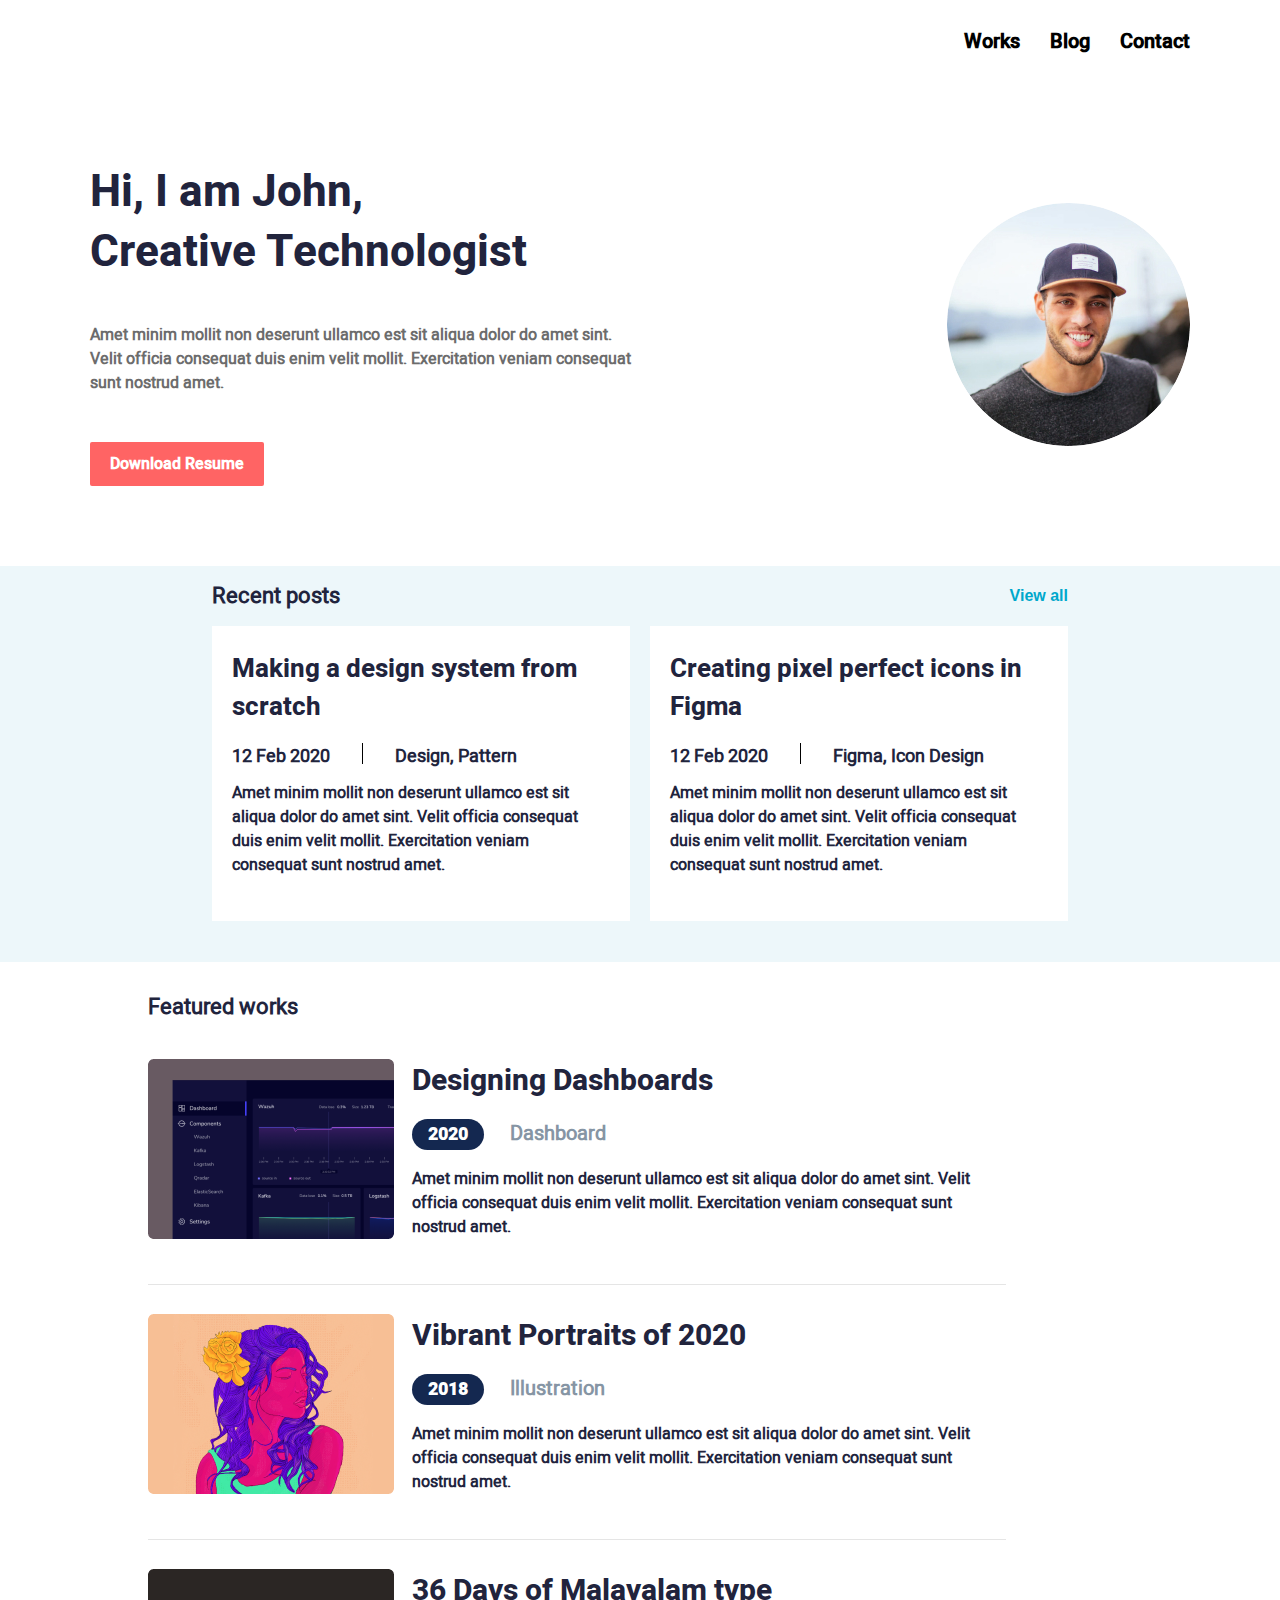
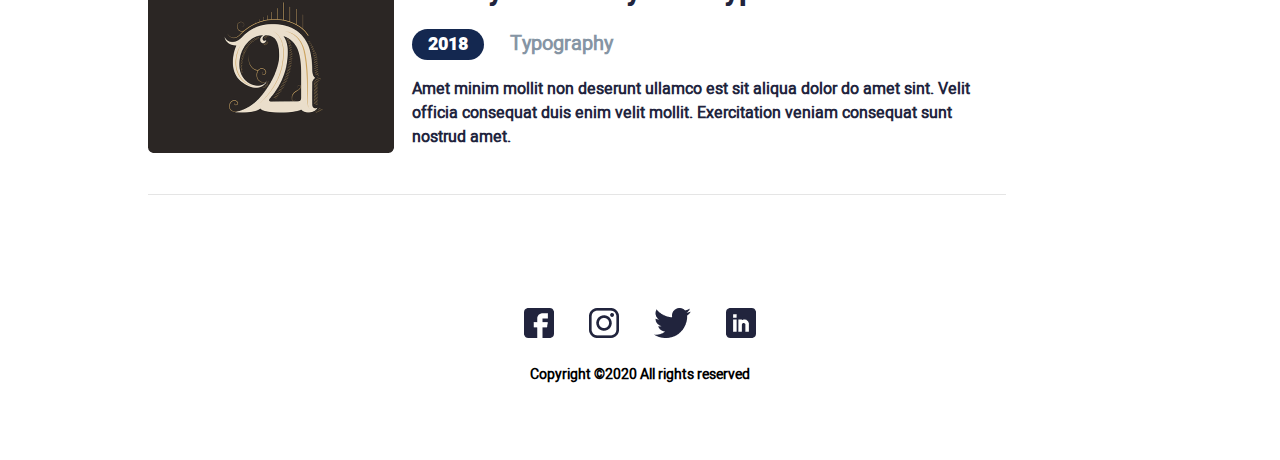
<file: index.html>
<!DOCTYPE html>
<html lang="en">
<head>
    <meta charset="UTF-8">
<meta name="viewport" content="width=device-width, initial-scale=1.0">
    <link rel="stylesheet" href="styles/index.css?v=2">
    <title>Document</title>
</head>
<body>
    <div class="wrapper">
        <header class="header">
            <div class="header-container">
                <nav class="header-nav" id="nav-menu">
                    <ul class="header-items">
                        <li class="header-item"><a href="works.html">Works</a></li>
                        <li class="header-item"><a href="blog.html">Blog</a></li>
                        <li class="header-item"><a href="">Contact</a></li>
                    </ul>
                </nav>
                
              <button class="header__burger_btn" id="burger-btn">
                <span>

                </span>
                <span>

                </span>
                <span>

                </span>
              </button>
            </div>
        </header>

        <main class="hero">
  <div class="hero-container">
    <div class="hero-text">
      <h1 class="hero-title">Hi, I am John,<br>Creative Technologist</h1>
      <p class="hero-subtitle">
        Amet minim mollit non deserunt ullamco est sit aliqua dolor do amet sint.
        Velit officia consequat duis enim velit mollit. Exercitation veniam consequat sunt nostrud amet.
      </p>
      <a href="#" class="hero-button">Download Resume</a>
    </div>
    <div class="hero-avatar">
      <img src="img/Ellipse 1.jpg" alt="John avatar" class="hero-image">
    </div>
  </div>
</main>

<section class="recent">
  <div class="recent__container">
    <div class="recent__header">
      <h2 class="recent__header_title">
        Recent posts
      </h2>
      <a href="" class="recent__header_link">
        View all
      </a>
    </div>
    <div class="recent__posts">
      <article class="post">
        <h1 class="post__title">
          Making a design system from scratch
        </h1>
        <div class="post__data">
          <span>12 Feb 2020</span>
          <div class="line"></div>
          <span>Design, Pattern</span>
        </div>
        <div class="post__description">
          Amet minim mollit non deserunt ullamco est sit aliqua dolor do amet sint. Velit officia consequat duis enim velit mollit. Exercitation veniam consequat sunt nostrud amet.
        </div>
      </article>
<article class="post">
        <h1 class="post__title">
          Creating pixel perfect icons in Figma
        </h1>
        <div class="post__data">
          <span>12 Feb 2020</span>
          <div class="line"></div>
          <span>Figma, Icon Design</span>
        </div>
        <div class="post__description">
          Amet minim mollit non deserunt ullamco est sit aliqua dolor do amet sint. Velit officia consequat duis enim velit mollit. Exercitation veniam consequat sunt nostrud amet.
        </div>
      </article>
    </div>

    
  </div>
</section>
<section class="featuredWorks">
      <h1 class="featuredWorks__title">
        Featured works
      </h1>
      <div class="featuredWorks__works">
        <article class="work">
          <div class="work__img">
            <img src="img/Rectangle 30.png" alt="">
          </div>
          <div class="work__info">
            <h1 class="work__title">
              Designing Dashboards
            </h1>
            <div class="work__data">
              <span class="work__year">2020</span>
  
              <span class="work__category">Dashboard</span>
            </div>
            <div class="work__description">
              Amet minim mollit non deserunt ullamco est sit aliqua dolor do amet sint. Velit officia consequat duis enim velit mollit. Exercitation veniam consequat sunt nostrud amet.
            </div>
          </div>
        </article>
        <article class="work">
          <div class="work__img">
            <img src="img/Rectangle 32.png" alt="">
          </div>
          <div class="work__info">
            <h1 class="work__title">
              Vibrant Portraits of 2020
            </h1>
            <div class="work__data">
              <span class="work__year">2018</span>
  
              <span class="work__category">Illustration</span>
            </div>
            <div class="work__description">
              Amet minim mollit non deserunt ullamco est sit aliqua dolor do amet sint. Velit officia consequat duis enim velit mollit. Exercitation veniam consequat sunt nostrud amet.
            </div>
          </div>
        </article>
        <article class="work">
          <div class="work__img">
            <img src="img/Rectangle 34.png" alt="">
          </div>
          <div class="work__info">
            <h1 class="work__title">
              36 Days of Malayalam type
            </h1>
            <div class="work__data">
              <span class="work__year">2018</span>
  
              <span class="work__category">Typography</span>
            </div>
            <div class="work__description">
              Amet minim mollit non deserunt ullamco est sit aliqua dolor do amet sint. Velit officia consequat duis enim velit mollit. Exercitation veniam consequat sunt nostrud amet.
            </div>
          </div>
        </article>
      </div>
      
    </section>

    <footer class="footer">
      <div class="footer__logos">
        <a href="" class="footer__logo">
          <img src="img/fb.png" alt="">
        </a>
        <a href="" class="footer__logo">
          <img src="img/insta.png" alt="">
        
        </a>
        <a href="" class="footer__logo">
          <img src="img/Group.png" alt="">
        </a>
        <a href="" class="footer__logo">
          <img src="img/Linkedin.png" alt=""> 
        </a>
      </div>
      <div class="footer__copyright">
        Copyright ©2020 All rights reserved 
      </div>
    </footer>
    </div>
    <script src="index.js"></script>
</body>
</html>
</file>
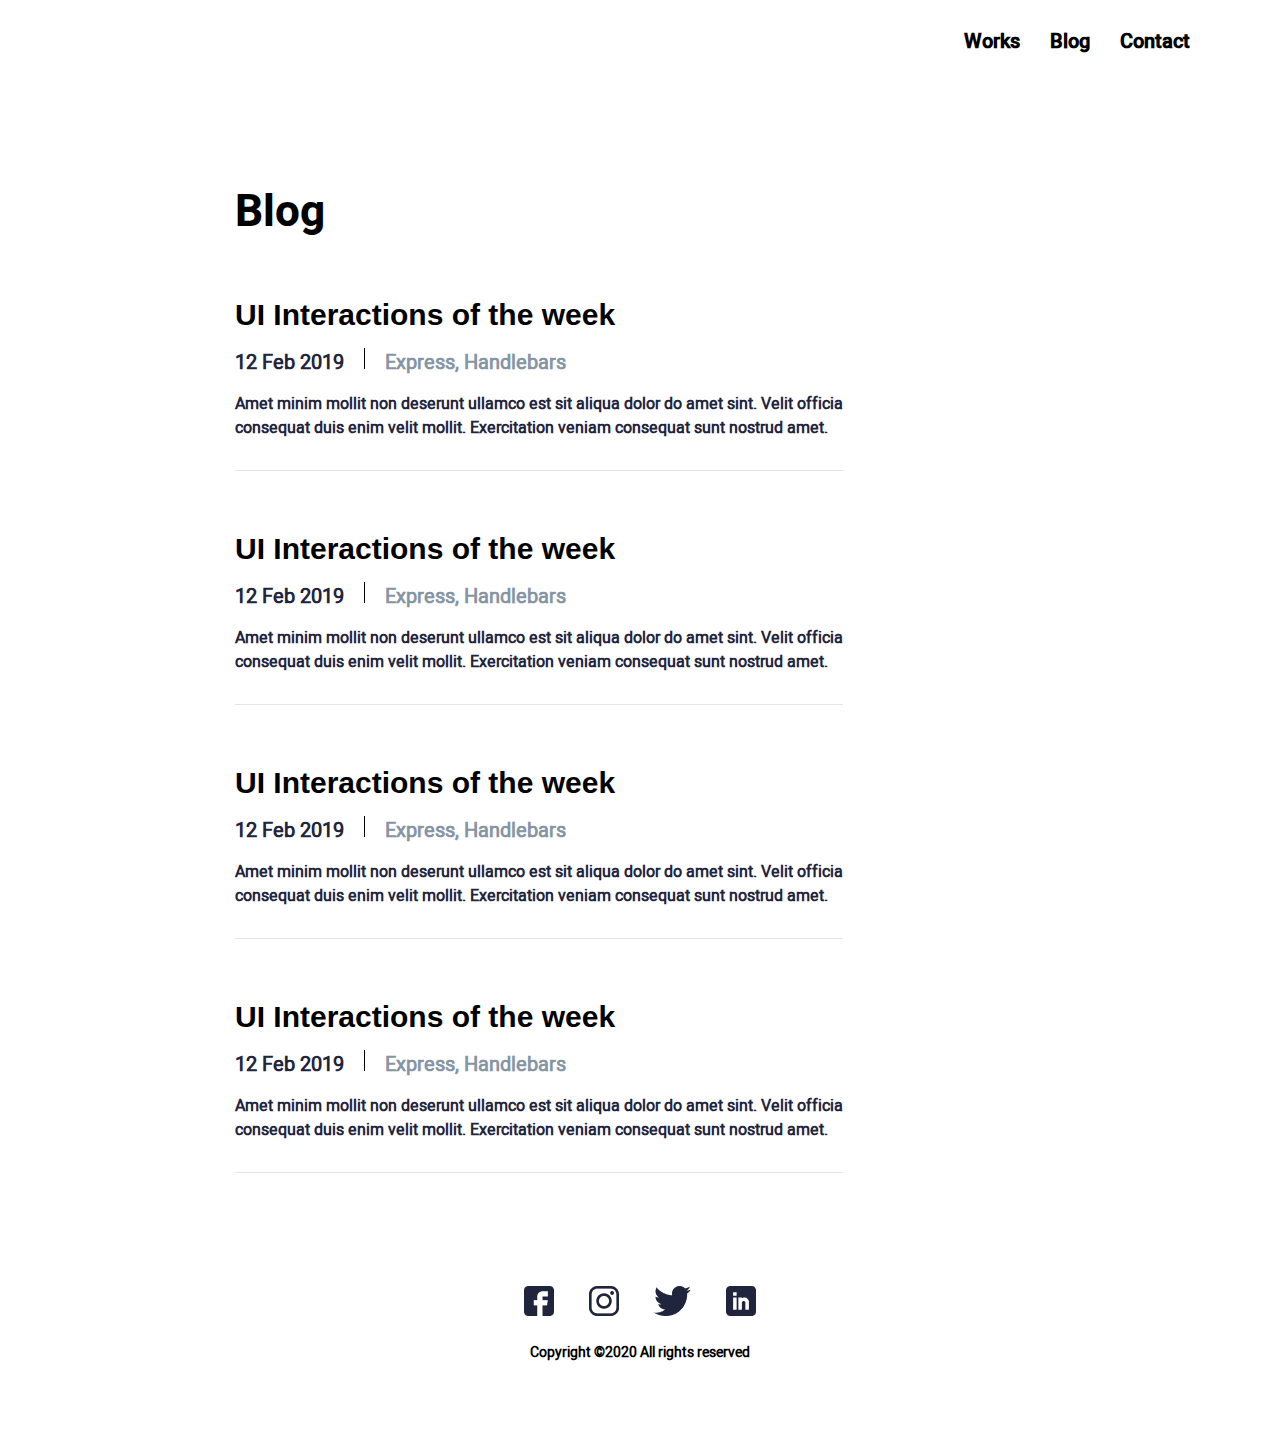
<file: blog.html>
<!DOCTYPE html>
<html lang="en">
<head>
    <meta charset="UTF-8">
    <meta name="viewport" content="width=device-width, initial-scale=1.0, maximum-scale=1.0, user-scalable=no">
   <link rel="stylesheet" href="styles/index.css?v=2">
    <title>Blog</title>
</head>
<body>
    <div class="wrapper">
        <header class="header">
            <div class="header-container">
                <nav class="header-nav" id="nav-menu">
                    <ul class="header-items">
                        <li class="header-item"><a href="works.html">Works</a></li>
                        <li class="header-item"><a href="#">Blog</a></li>
                        <li class="header-item"><a href="">Contact</a></li>
                    </ul>
                </nav>
                
              <button class="header__burger_btn" id="burger-btn">
                <span>

                </span>
                <span>

                </span>
                <span>

                </span>
              </button>
            </div>
        </header>

        <main class="blog">
            <div class="blog__container">
                <div class="blog__title">
                    Blog
                </div>
                <div class="blog__posts">
                    <div class="blog__post">
                        <div class="blog__post-title">
                            UI Interactions of the week
                        </div>
                        <div class="blog__post-data">
                            <span>12 Feb 2019</span>
                            <div class="line"></div>
                            <span>Express, Handlebars</span>
                        </div>
                        <div class="blog__post-description">
                            Amet minim mollit non deserunt ullamco est sit aliqua dolor do amet sint. Velit officia consequat duis enim velit mollit. Exercitation veniam consequat sunt nostrud amet.
                        </div>
                    </div>
                    <div class="blog__post">
                        <div class="blog__post-title">
                            UI Interactions of the week
                        </div>
                        <div class="blog__post-data">
                            <span>12 Feb 2019</span>
                            <div class="line"></div>
                            <span>Express, Handlebars</span>
                        </div>
                        <div class="blog__post-description">
                            Amet minim mollit non deserunt ullamco est sit aliqua dolor do amet sint. Velit officia consequat duis enim velit mollit. Exercitation veniam consequat sunt nostrud amet.
                        </div>
                    </div>
                    <div class="blog__post">
                        <div class="blog__post-title">
                            UI Interactions of the week
                        </div>
                        <div class="blog__post-data">
                            <span>12 Feb 2019</span>
                            <div class="line"></div>
                            <span>Express, Handlebars</span>
                        </div>
                        <div class="blog__post-description">
                            Amet minim mollit non deserunt ullamco est sit aliqua dolor do amet sint. Velit officia consequat duis enim velit mollit. Exercitation veniam consequat sunt nostrud amet.
                        </div>
                    </div>
                    <div class="blog__post">
                        <div class="blog__post-title">
                            UI Interactions of the week
                        </div>
                        <div class="blog__post-data">
                            <span>12 Feb 2019</span>
                            <div class="line"></div>
                            <span>Express, Handlebars</span>
                        </div>
                        <div class="blog__post-description">
                            Amet minim mollit non deserunt ullamco est sit aliqua dolor do amet sint. Velit officia consequat duis enim velit mollit. Exercitation veniam consequat sunt nostrud amet.
                        </div>
                    </div>
                </div>
            </div>
        </main>

         <footer class="footer">
      <div class="footer__logos">
        <a href="" class="footer__logo">
          <img src="img/fb.png" alt="">
        </a>
        <a href="" class="footer__logo">
          <img src="img/insta.png" alt="">
        
        </a>
        <a href="" class="footer__logo">
          <img src="img/Group.png" alt="">
        </a>
        <a href="" class="footer__logo">
          <img src="img/Linkedin.png" alt=""> 
        </a>
      </div>
      <div class="footer__copyright">
        Copyright ©2020 All rights reserved 
      </div>
    </footer>
    </div>
    <script src="index.js"></script>
</body>
</html>
</file>
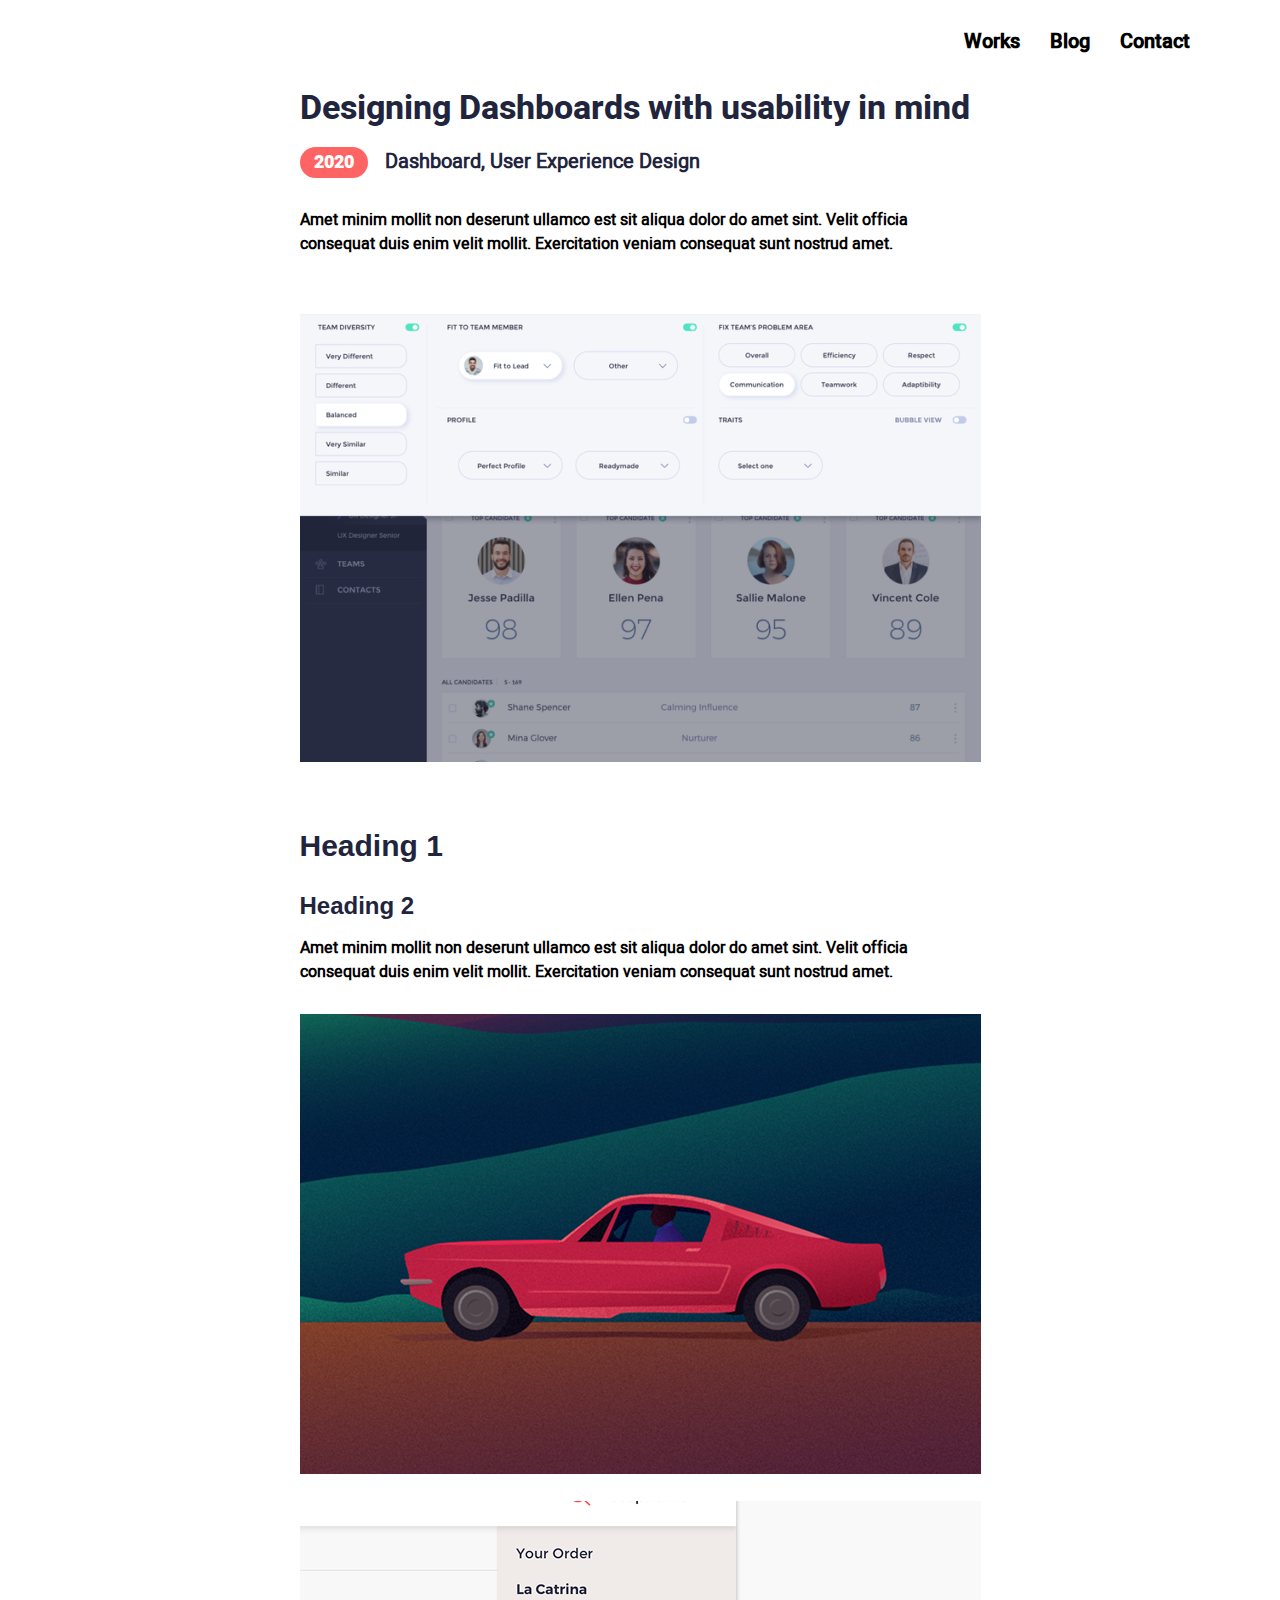
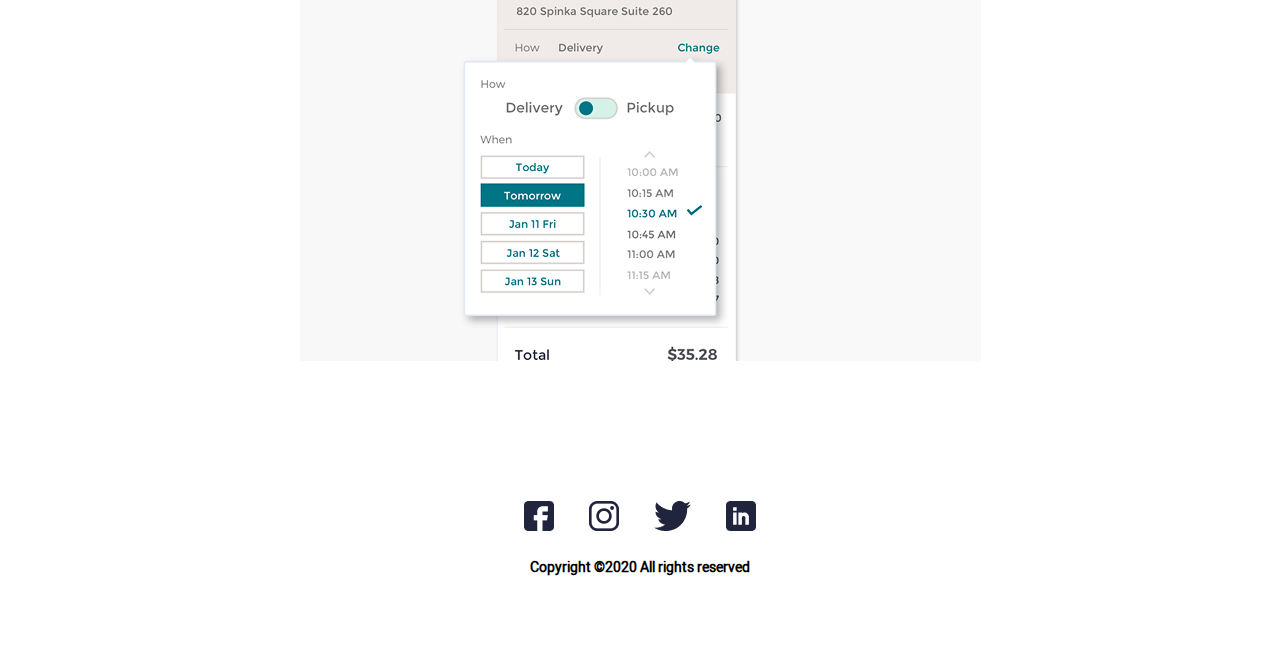
<file: workpage.html>
<!DOCTYPE html>
<html lang="en">
<head>
    <meta charset="UTF-8">
    <meta name="viewport" content="width=device-width, initial-scale=1.0, maximum-scale=1.0, user-scalable=no">
    <link rel="stylesheet" href="styles/index.css?v=2">
    <title>Document</title>
</head>
<body>
    <div class="wrapper">
        <header class="header">
            <div class="header-container">
                <nav class="header-nav" id="nav-menu">
                    <ul class="header-items">
                        <li class="header-item"><a href="">Works</a></li>
                        <li class="header-item"><a href="">Blog</a></li>
                        <li class="header-item"><a href="">Contact</a></li>
                    </ul>
                </nav>
                
              <button class="header__burger_btn" id="burger-btn">
                <span>

                </span>
                <span>

                </span>
                <span>

                </span>
              </button>
            </div>
        </header>

        <div class="workpage">
            <div class="workpage__title">
                Designing Dashboards with usability in mind
            </div>

            <div class="workpage__data">
                    <span class="workpage__data-year">2020</span>
                    <span class="workpage__data-category">Dashboard, User Experience Design</span>
            </div>

            <div class="workpage__description">
                Amet minim mollit non deserunt ullamco est sit aliqua dolor do amet sint. Velit officia consequat duis enim velit mollit. Exercitation veniam consequat sunt nostrud amet.
            </div>

            <div class="workpage__img">
                <img src="img/Rectangle 4.png" alt="">
            </div>

            <section class="Head">
                <h1>
                    Heading 1
                </h1>

                <h2>
                    Heading 2
                </h2>

                <div class="Head-description">
                    Amet minim mollit non deserunt ullamco est sit aliqua dolor do amet sint. Velit officia consequat duis enim velit mollit. Exercitation veniam consequat sunt nostrud amet.
                </div>

                <div class="Head-img">
                    <img src="img/Rectangle 5.png" alt="">
                </div>
                <div class="Head-img">
                    <img src="img/Rectangle 6.png" alt="">
                </div>
            </section>
        </div>

        


         <footer class="footer">
      <div class="footer__logos">
        <a href="" class="footer__logo">
          <img src="img/fb.png" alt="">
        </a>
        <a href="" class="footer__logo">
          <img src="img/insta.png" alt="">
        
        </a>
        <a href="" class="footer__logo">
          <img src="img/Group.png" alt="">
        </a>
        <a href="" class="footer__logo">
          <img src="img/Linkedin.png" alt=""> 
        </a>
      </div>
      <div class="footer__copyright">
        Copyright ©2020 All rights reserved 
      </div>
    </footer>
    </div>
</body>
</html>
</file>
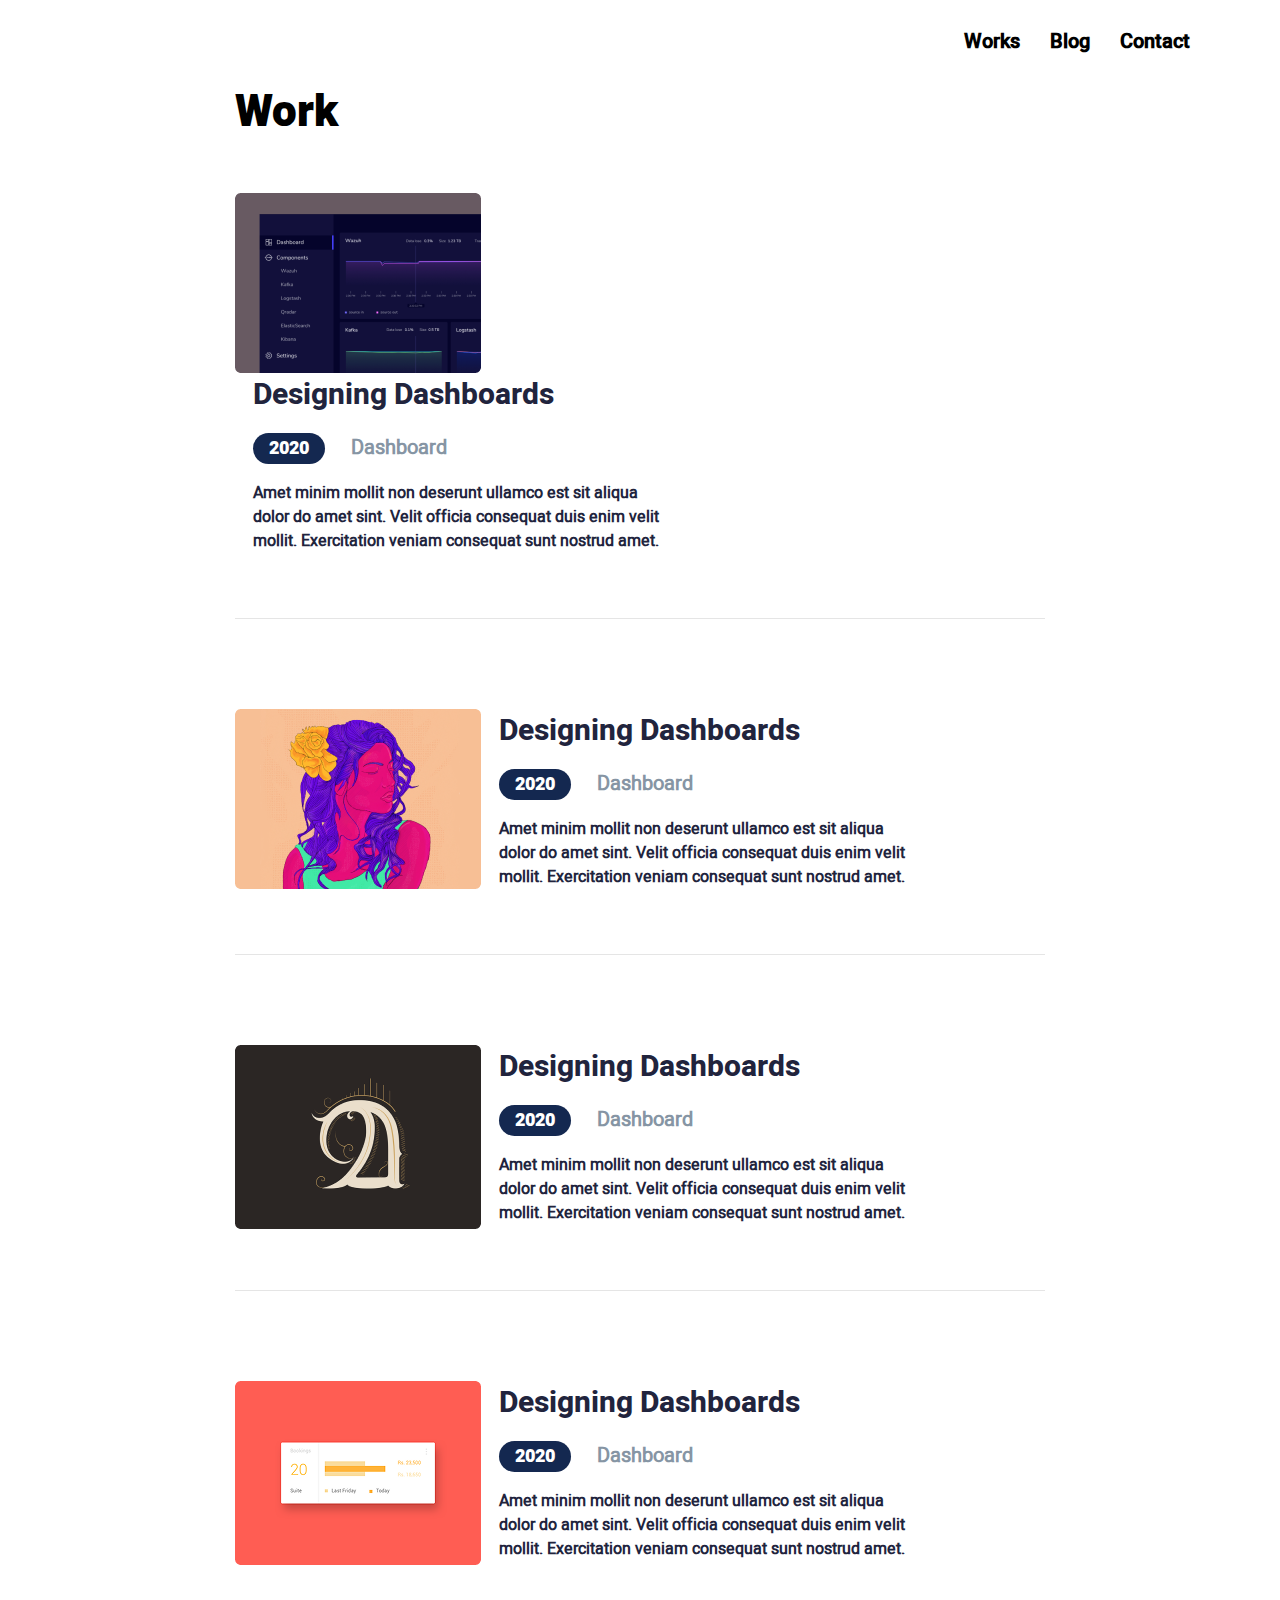
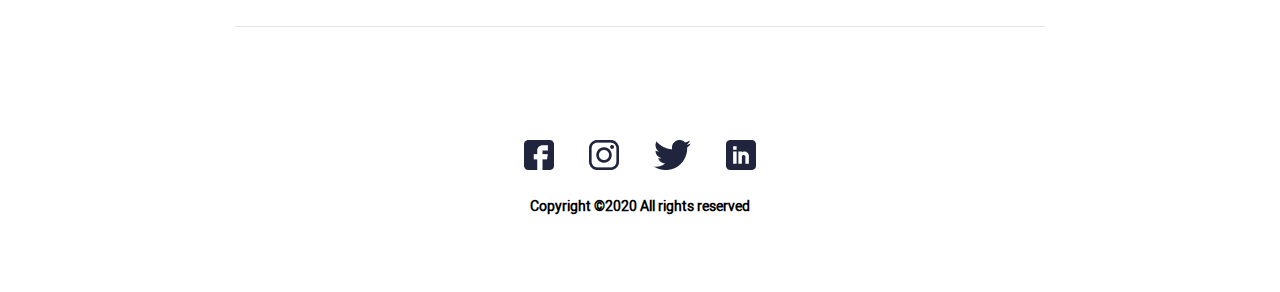
<file: works.html>
<!DOCTYPE html>
<html lang="en">
<head>
    <meta charset="UTF-8">
    <meta name="viewport" content="width=device-width, initial-scale=1.0, maximum-scale=1.0, user-scalable=no">
    <link rel="stylesheet" href="styles/index.css?v=2">
    <title>Works</title>
</head>
<body>
    <div class="wrapper">
          <header class="header">
            <div class="header-container">
                <nav class="header-nav" id="nav-menu">
                    <ul class="header-items">
                        <li class="header-item"><a href="">Works</a></li>
                        <li class="header-item"><a href="">Blog</a></li>
                        <li class="header-item"><a href="">Contact</a></li>
                    </ul>
                </nav>
                
              <button class="header__burger_btn" id="burger-btn">
                <span>

                </span>
                <span>

                </span>
                <span>

                </span>
              </button>
            </div>
        </header>
        
        <main class="works">
            <div class="works__title">
                Work
            </div>
            <div class="works_items">
                <article class="work__item">
                    <a href="workpage.html" class="work__link">

                      <div class="work__item-img">
                          <img src="img/Rectangle 30.png" alt="">
  
                      </div>
                      <div class="work__item-info">
                          <h1 class="work__item-info-title">
                              Designing Dashboards
                          </h1>
                          <div class="work__item-info-data">
                          <span class="work__item-info-year">2020</span>
    
                          <span class="work__item-info-category">Dashboard</span>
                          </div>
                          <div class="work__item-info-description">
                          Amet minim mollit non deserunt ullamco est sit aliqua dolor do amet sint. Velit officia consequat duis enim velit mollit. Exercitation veniam consequat sunt nostrud amet.
                          </div>
                      </div>
                    </a>
                </article>
                 <article class="work__item">
                    <div class="work__item-img">
                        <img src="img/Rectangle 32.png" alt="">

                    </div>
                    <div class="work__item-info">
                        <h1 class="work__item-info-title">
                            Designing Dashboards
                        </h1>
                        <div class="work__item-info-data">
                        <span class="work__item-info-year">2020</span>
  
                        <span class="work__item-info-category">Dashboard</span>
                        </div>
                        <div class="work__item-info-description">
                        Amet minim mollit non deserunt ullamco est sit aliqua dolor do amet sint. Velit officia consequat duis enim velit mollit. Exercitation veniam consequat sunt nostrud amet.
                        </div>
                    </div>
                </article>
                 <article class="work__item">
                    <div class="work__item-img">
                        <img src="img/Rectangle 34.png" alt="">

                    </div>
                    <div class="work__item-info">
                        <h1 class="work__item-info-title">
                            Designing Dashboards
                        </h1>
                        <div class="work__item-info-data">
                        <span class="work__item-info-year">2020</span>
  
                        <span class="work__item-info-category">Dashboard</span>
                        </div>
                        <div class="work__item-info-description">
                        Amet minim mollit non deserunt ullamco est sit aliqua dolor do amet sint. Velit officia consequat duis enim velit mollit. Exercitation veniam consequat sunt nostrud amet.
                        </div>
                    </div>
                </article>
                 <article class="work__item">
                    <div class="work__item-img">
                        <img src="img/Rectangle 40.png" alt="">

                    </div>
                    <div class="work__item-info">
                        <h1 class="work__item-info-title">
                            Designing Dashboards
                        </h1>
                        <div class="work__item-info-data">
                        <span class="work__item-info-year">2020</span>
  
                        <span class="work__item-info-category">Dashboard</span>
                        </div>
                        <div class="work__item-info-description">
                        Amet minim mollit non deserunt ullamco est sit aliqua dolor do amet sint. Velit officia consequat duis enim velit mollit. Exercitation veniam consequat sunt nostrud amet.
                        </div>
                    </div>
                </article>

            </div>
        </main>

         <footer class="footer">
      <div class="footer__logos">
        <a href="" class="footer__logo">
          <img src="img/fb.png" alt="">
        </a>
        <a href="" class="footer__logo">
          <img src="img/insta.png" alt="">
        
        </a>
        <a href="" class="footer__logo">
          <img src="img/Group.png" alt="">
        </a>
        <a href="" class="footer__logo">
          <img src="img/Linkedin.png" alt=""> 
        </a>
      </div>
      <div class="footer__copyright">
        Copyright ©2020 All rights reserved 
      </div>
    </footer>
    </div>
    <script src="index.js"></script>
</body>
</html>
</file>
<file: styles/index.css>
@import "normalize.css";
@import "fonts.css";
@import "var.css";
@import "header.css";
@import "recent.css";
@import "hero.css";
@import "works.css";
@import "workspage.css";
@import "work.css";
@import "blog.css";
@import "footer.css";

.wrapper
{
    min-height: 100%;
	display: flex;
	flex-direction: column;
}

.line
{
	height: 21px;
	width: 1px;
	background-color: black;
}
</file>
